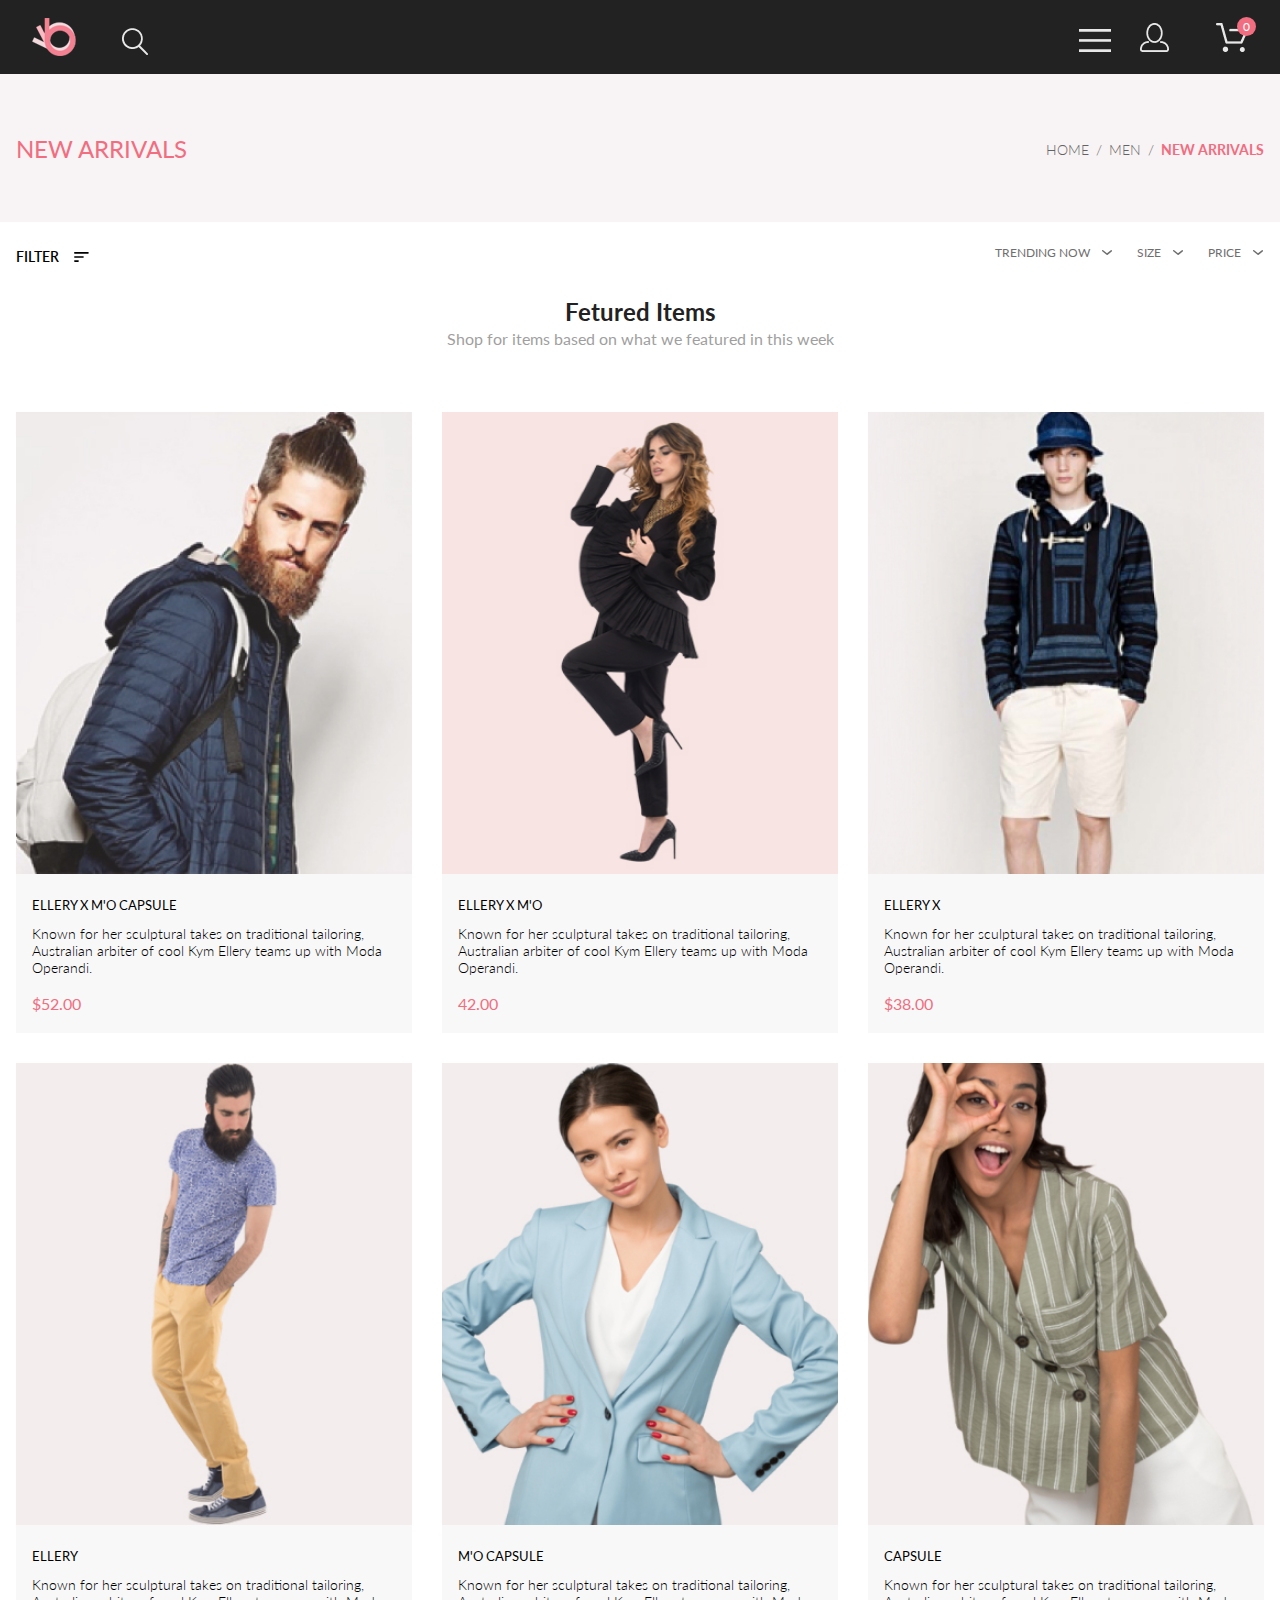
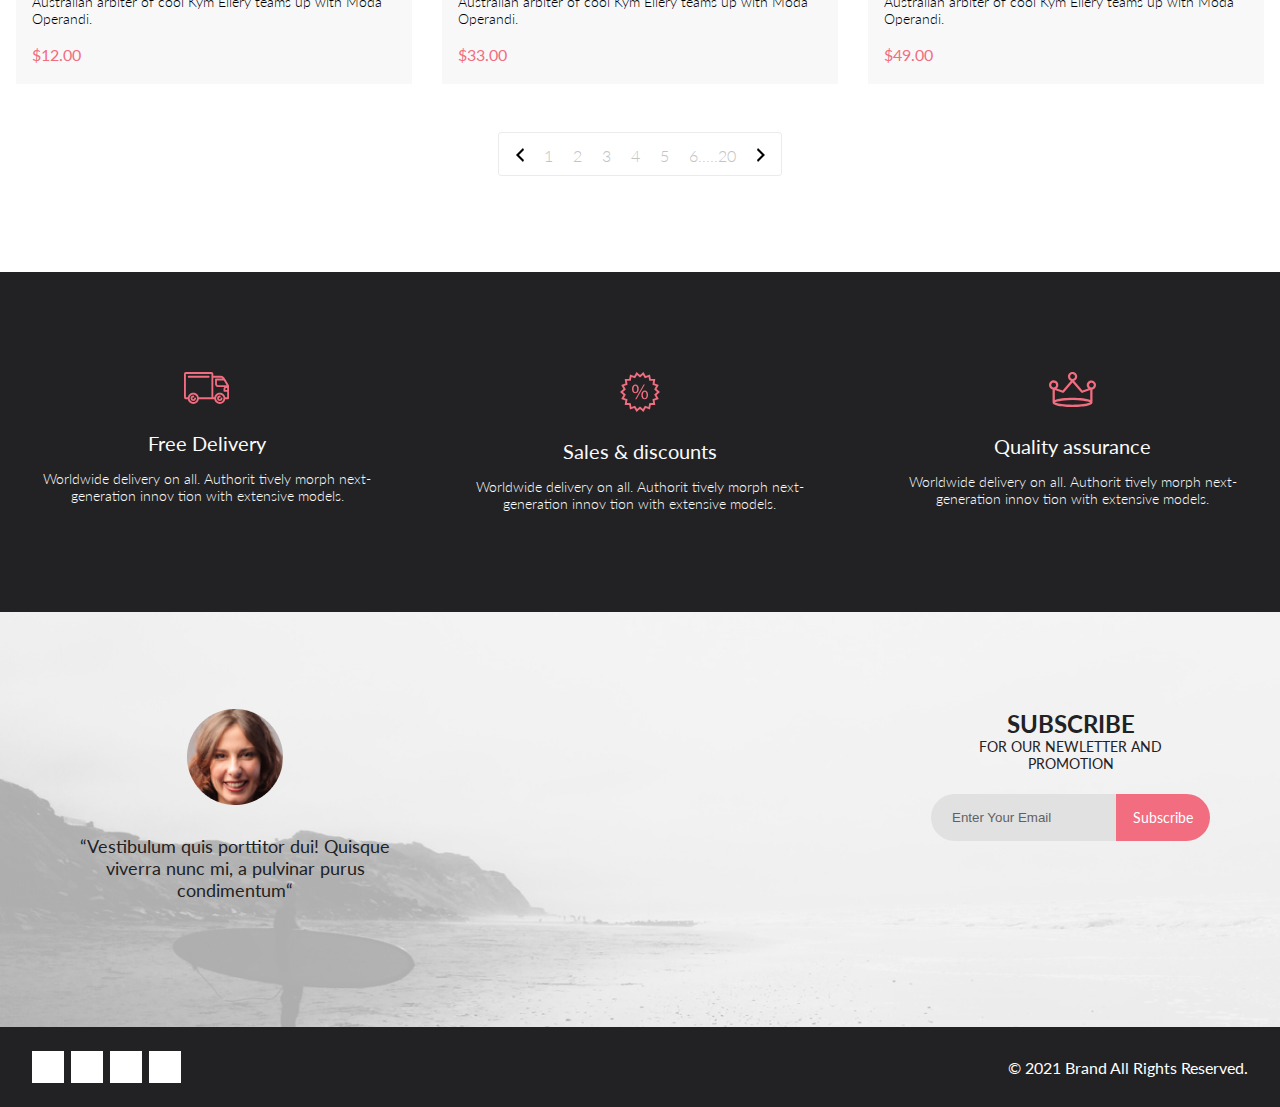
<file: index.html>
<!DOCTYPE html>
<html lang="en">

<head>
    <meta charset="UTF-8">
    <meta name="viewport" content="width=device-width, initial-scale=1.0">
    <title>Document</title>
    <link rel="stylesheet" href="https://cdnjs.cloudflare.com/ajax/libs/font-awesome/5.15.2/css/all.min.css" integrity="sha512-HK5fgLBL+xu6dm/Ii3z4xhlSUyZgTT9tuc/hSrtw6uzJOvgRr2a9jyxxT1ely+B+xFAmJKVSTbpM/CuL7qxO8w==" crossorigin="anonymous" />
    <link rel="stylesheet" href="style.css">
</head>

<body>
    <div class="header">
        <div class="container">
            <div class="leftHeader">
                <img src="images/logo.png" alt="">
                <img class="searchIcon" src="images/search.png" alt="">
            </div>

            <div class="rightHeader">
                <img src="images/bars.png" alt="">
                <img class="userIcon" src="images/user.png" alt="">

                <span class="cartIconWrap">
                    <img class="cartIcon" src="images/cart.png" alt="">
                    <span>0</span>
                </span>

                <div class="basket hidden">
                    <div class="basketRow basketHeader">
                        <div>Название товара</div>
                        <div>Количество</div>
                        <div>Цена за шт.</div>
                        <div>Итого</div>
                    </div>
                    <div class="basketRow basketItems">
                    </div>
                    <div class="basketTotal">
                        Товаров в корзине на сумму:
                        $<span class="basketTotalValue">0</span>
                    </div>
                </div>
            </div>
        </div>
    </div>

    <div class="newArrivals">
        <div class="container">
            <h1>NEW ARRIVALS</h1>
            <nav>
                <a href="#">HOME</a>
                <span>/</span>
                <a href="#">MEN</a>
                <span>/</span>
                <a href="#">NEW ARRIVALS</a>
            </nav>
        </div>
    </div>

    <div class="filters">
        <div class="container">
            <div class="filtersLeft">
                <span class="filterLabel">FILTER</span>
                <img class="filterIcon" src="images/filter.svg" alt="">
                <div class="filterPopup hidden">
                    <nav class="filterCategory">
                        <div class="filterCategoryHeader">CATEGORY</div>
                        <div class="hidden">
                            <a href="#">Accessories</a>
                            <a href="#">Bags</a>
                            <a href="#">Denim</a>
                            <a href="#">Hoodies & Sweatshirts</a>
                            <a href="#">Jackets & Coats</a>
                            <a href="#">Polos</a>
                            <a href="#">Shirts</a>
                            <a href="#">Shoes</a>
                            <a href="#">Sweaters & Knits</a>
                            <a href="#">T-Shirts</a>
                            <a href="#">Tanks</a>
                        </div>
                    </nav>
                    <nav class="filterCategory">
                        <div class="filterCategoryHeader">BRAND</div>
                        <div class="hidden">
                            <a href="#">Accessories</a>
                            <a href="#">Bags</a>
                            <a href="#">Denim</a>
                            <a href="#">Hoodies & Sweatshirts</a>
                            <a href="#">Jackets & Coats</a>
                            <a href="#">Polos</a>
                            <a href="#">Shirts</a>
                            <a href="#">Shoes</a>
                            <a href="#">Sweaters & Knits</a>
                            <a href="#">T-Shirts</a>
                            <a href="#">Tanks</a>
                        </div>
                    </nav>
                    <nav class="filterCategory">
                        <div class="filterCategoryHeader">DESIGNER</div>
                        <div class="hidden">
                            <a href="#">Accessories</a>
                            <a href="#">Bags</a>
                            <a href="#">Denim</a>
                            <a href="#">Hoodies & Sweatshirts</a>
                            <a href="#">Jackets & Coats</a>
                            <a href="#">Polos</a>
                            <a href="#">Shirts</a>
                            <a href="#">Shoes</a>
                            <a href="#">Sweaters & Knits</a>
                            <a href="#">T-Shirts</a>
                            <a href="#">Tanks</a>
                        </div>
                    </nav>
                </div>
            </div>
            <div class="filtersRight">
                <div class="filterTrending">
                    TRENDING NOW
                    <img src="images/filterArrow.svg" alt="">
                </div>
                <div class="filterSize">
                    <div class="filterSizeWrap">
                        SIZE
                        <img src="images/filterArrow.svg" alt="">
                    </div>
                    <div class="filterSizes hidden">
                        <div>
                            <input type="checkbox"> XS
                        </div>
                        <div>
                            <input type="checkbox"> S
                        </div>
                        <div>
                            <input type="checkbox"> M
                        </div>
                        <div>
                            <input type="checkbox"> L
                        </div>
                    </div>
                </div>
                <div class="filterPrice">
                    PRICE
                    <img src="images/filterArrow.svg" alt="">
                </div>
            </div>
        </div>
    </div>

    <div class="featured container">
        <h2 class="featuredHeader">Fetured Items</h2>
        <div class="featuredTitle">Shop for items based on what we featured in this week</div>

        <div class="featuredItems">
            <div class="featuredItem" data-id="1" data-name="ELLERY X M'O CAPSULE" data-price="52">
                <div class="featuredImgWrap">
                    <img src="images/featured/1.jpg" alt="">
                    <div class="featuredImgDark">
                        <button class="addToCart">
                            <img src="images/cart.svg" alt="">
                            Add to Cart
                        </button>
                    </div>
                </div>

                <div class="featuredData">
                    <div class="featuredName">
                        ELLERY X M'O CAPSULE
                    </div>
                    <div class="featuredText">
                        Known for her sculptural takes on traditional tailoring, Australian arbiter of cool Kym Ellery
                        teams
                        up with Moda Operandi.
                    </div>
                    <div class="featuredPrice">
                        $52.00
                    </div>
                </div>
            </div>

            <div class="featuredItem" data-id="2" data-name="ELLERY X M'O" data-price="42">
                <div class="featuredImgWrap">
                    <img src="images/featured/2.jpg" alt="">
                    <div class="featuredImgDark">
                        <button class="addToCart">
                            <img src="images/cart.svg" alt="">
                            Add to Cart
                        </button>
                    </div>
                </div>

                <div class="featuredData">
                    <div class="featuredName">
                        ELLERY X M'O
                    </div>
                    <div class="featuredText">
                        Known for her sculptural takes on traditional tailoring, Australian arbiter of cool Kym Ellery
                        teams
                        up with Moda Operandi.
                    </div>
                    <div class="featuredPrice">
                        42.00
                    </div>
                </div>
            </div>

            <div class="featuredItem" data-id="3" data-name="ELLERY X" data-price="38">
                <div class="featuredImgWrap">
                    <img src="images/featured/3.jpg" alt="">
                    <div class="featuredImgDark">
                        <button class="addToCart">
                            <img src="images/cart.svg" alt="">
                            Add to Cart
                        </button>
                    </div>
                </div>

                <div class="featuredData">
                    <div class="featuredName">
                        ELLERY X
                    </div>
                    <div class="featuredText">
                        Known for her sculptural takes on traditional tailoring, Australian arbiter of cool Kym Ellery
                        teams
                        up with Moda Operandi.
                    </div>
                    <div class="featuredPrice">
                        $38.00
                    </div>
                </div>
            </div>

            <div class="featuredItem" data-id="4" data-name="ELLERY" data-price="12">
                <div class="featuredImgWrap">
                    <img src="images/featured/4.jpg" alt="">
                    <div class="featuredImgDark">
                        <button class="addToCart">
                            <img src="images/cart.svg" alt="">
                            Add to Cart
                        </button>
                    </div>
                </div>

                <div class="featuredData" data-id="3" data-name="ELLERY X M'O CAPSULE" data-price="12">
                    <div class="featuredName">
                        ELLERY
                    </div>
                    <div class="featuredText">
                        Known for her sculptural takes on traditional tailoring, Australian arbiter of cool Kym Ellery
                        teams
                        up with Moda Operandi.
                    </div>
                    <div class="featuredPrice">
                        $12.00
                    </div>
                </div>
            </div>

            <div class="featuredItem" data-id="5" data-name="M'O CAPSULE" data-price="33">
                <div class="featuredImgWrap">
                    <img src="images/featured/5.jpg" alt="">
                    <div class="featuredImgDark">
                        <button class="addToCart">
                            <img src="images/cart.svg" alt="">
                            Add to Cart
                        </button>
                    </div>
                </div>

                <div class="featuredData">
                    <div class="featuredName">
                        M'O CAPSULE
                    </div>
                    <div class="featuredText">
                        Known for her sculptural takes on traditional tailoring, Australian arbiter of cool Kym Ellery
                        teams
                        up with Moda Operandi.
                    </div>
                    <div class="featuredPrice">
                        $33.00
                    </div>
                </div>
            </div>

            <div class="featuredItem" data-id="6" data-name="CAPSULE" data-price="49">
                <div class="featuredImgWrap">
                    <img src="images/featured/6.jpg" alt="">
                    <div class="featuredImgDark">
                        <button class="addToCart">
                            <img src="images/cart.svg" alt="">
                            Add to Cart
                        </button>
                    </div>
                </div>

                <div class="featuredData">
                    <div class="featuredName">
                        CAPSULE
                    </div>
                    <div class="featuredText">
                        Known for her sculptural takes on traditional tailoring, Australian arbiter of cool Kym Ellery
                        teams
                        up with Moda Operandi.
                    </div>
                    <div class="featuredPrice">
                        $49.00
                    </div>
                </div>
            </div>
        </div>

        <div class="pagination">
            <a href="#">
                <img src="images/chevronLeft.svg" alt="">
            </a>
            <a href="#">1</a>
            <a href="#">2</a>
            <a href="#">3</a>
            <a href="#">4</a>
            <a href="#">5</a>
            <a href="#">6.....20</a>
            <a href="#">
                <img src="images/chevronRight.svg" alt="">
            </a>
        </div>
    </div>

    <div class="services">
        <div class="container">

            <div class="serivceUnit">
                <img src="images/services/delivery.svg" alt="">
                <div class="servicesTitle">
                    Free Delivery
                </div>
                <div class="servicesText">
                    Worldwide delivery on all. Authorit tively morph next-generation innov tion with extensive models.
                </div>
            </div>

            <div class="serivceUnit">
                <img src="images/services/discount.svg" alt="">
                <div class="servicesTitle">
                    Sales & discounts
                </div>
                <div class="servicesText">
                    Worldwide delivery on all. Authorit tively morph next-generation innov tion with extensive models.
                </div>
            </div>

            <div class="serivceUnit">
                <img src="images/services/assurance.svg" alt="">
                <div class="servicesTitle">
                    Quality assurance
                </div>
                <div class="servicesText">
                    Worldwide delivery on all. Authorit tively morph next-generation innov tion with extensive models.
                </div>
            </div>
        </div>
    </div>

    <div class="subscribe">
        <div class="container">

            <div class="subscribeLeft">
                <img src="images/subscribeUser.png" alt="">
                <div class="subscribeUserText">
                    “Vestibulum quis porttitor dui! Quisque viverra nunc mi, a pulvinar purus condimentum“
                </div>
            </div>

            <div class="subscribeRight">
                <div class="subscribeTitle">
                    SUBSCRIBE
                </div>
                <div class="subscribeText">
                    FOR OUR NEWLETTER AND PROMOTION
                </div>
                <form action="" class="subscribeForm">
                    <input type="text" placeholder="Enter Your Email">
                    <button>Subscribe</button>
                </form>
            </div>

        </div>
    </div>

    <div class="footer">
        <div class="container">
            <div class="footerLeft">
                <a href="#">
                    <i class="fab fa-facebook-f"></i>
                </a>
                <a href="#">
                    <i class="fab fa-instagram"></i>
                </a>
                <a href="#">
                    <i class="fab fa-pinterest-p"></i>
                </a>
                <a href="#">
                    <i class="fab fa-twitter"></i>
                </a>
            </div>
            <div class="footerRight">
                &copy; 2021  Brand  All Rights Reserved.
            </div>
        </div>
    </div>

    <script src="app.js"></script>
    <script src="basket.js"></script>
</body>

</html>
</file>
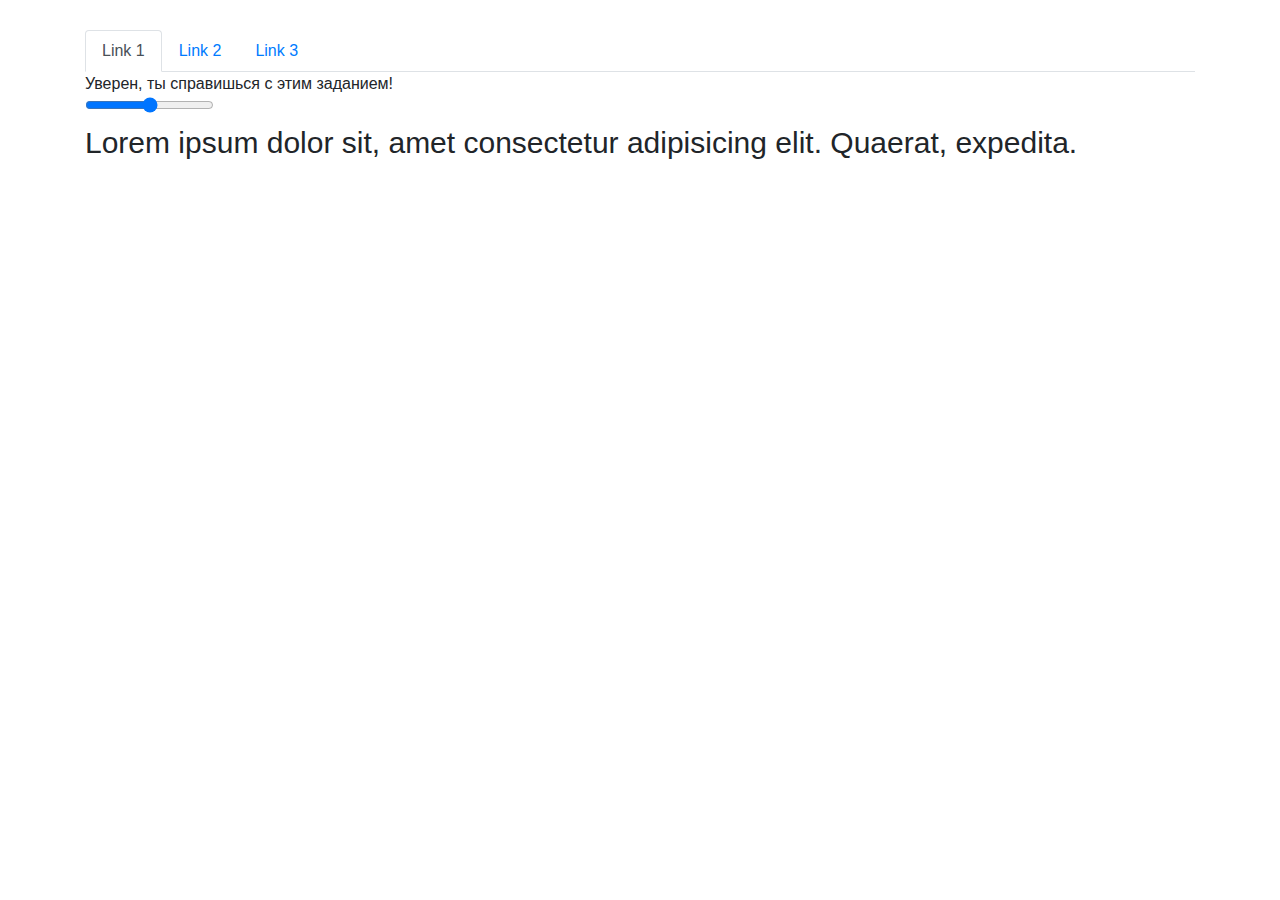
<file: 1.html>
<!DOCTYPE html>
<html lang="en">
<head>
  <meta charset="UTF-8">
  <title>Homework</title>
  <link rel="stylesheet" href="https://stackpath.bootstrapcdn.com/bootstrap/4.5.2/css/bootstrap.min.css"
        integrity="sha384-JcKb8q3iqJ61gNV9KGb8thSsNjpSL0n8PARn9HuZOnIxN0hoP+VmmDGMN5t9UJ0Z" crossorigin="anonymous">
  <style>
    .nav {
      margin-top: 30px;
    }
    #inputDiv {
      font-size: 30px;
    }
  </style>
</head>
<body>
<!--
Обязательное задание.

Выполнить все задачи в теге script. Комментарии, в которых написаны задачи, не
стирать, код с решением задачи пишем под комментарием.
-->
<div class="container">
  <ul class="nav nav-tabs">
    <li class="nav-item" data-text="T1">
      <a class="nav-link active" href="#">Link 1</a>
    </li>
    <li class="nav-item" data-text="X6">
      <a class="nav-link" href="#">Link 2</a>
    </li>
    <li class="nav-item" data-text="H99">
      <a class="nav-link" href="#">Link 3</a>
    </li>
  </ul>

  <div class="text">Уверен, ты справишься с этим заданием!</div>

  <input type="range" min="20" max="100">
  <div id="inputDiv">
    Lorem ipsum dolor sit, amet consectetur adipisicing elit. Quaerat, expedita.
  </div>
</div>

<script>
  "use strict";

  /*
  1. Необходимо сделать так, чтобы при клике на элемент с классом "nav-link",
  данному элементу ставился класс "active", при этом у всхе других элементов с
  классом nav-link данных элемент отсутствовал, необходимо использовать
  делегирование события.
  Также необходимо чтобы в div с классом text ставился нужный текст, который
  прописан в объекте panelText (вам необходимо определить самостоятельно, что
  общего между данной в html версткой и объектом ниже).
  */
  const panelText = {
    T1: "Уверен, ты справишься с этим заданием!",
    X6: "Знаю, программирование это нелегко.",
    H99: "Однако, программирование, в итоге, принесет свои плоды.",
  };

  const tabEls = document.querySelector('.nav-tabs');
  tabEls.addEventListener('click', ({target}) => {

    // Сразу же отсекаем клик по ненужному элементу
    if (!target.classList.contains('nav-link')) {
      return; 
    }

    // Убираем active у тэга, который его содержит (он всегда будет один)
    tabEls.querySelector('.nav-link.active').classList.remove('active');

    // добавляем по элементу, по которому кликнули класс active
    target.classList.add('active'); 

    // Меняем текст в элементе text
    document
      .querySelector('.text')
      .textContent = panelText[target.parentElement.dataset.text];

  });

  /*
  2. Необходимо сделать так, чтобы при изменении input'а менялся и размер шрифта
  у элемента с id="inputDiv". Перемещение ползунка должно плавно увеличивать
  шрифт у текста, никакого резкого увеличения шрифта не должно быть при
  перетаскивании ползунка.
   */
  document
    .querySelector('[type=range]')
    .addEventListener('change', ({target}) => {
      document.getElementById('inputDiv').style.fontSize = `${target.value}px`;
    })
    
</script>
</body>
</html>
</file>
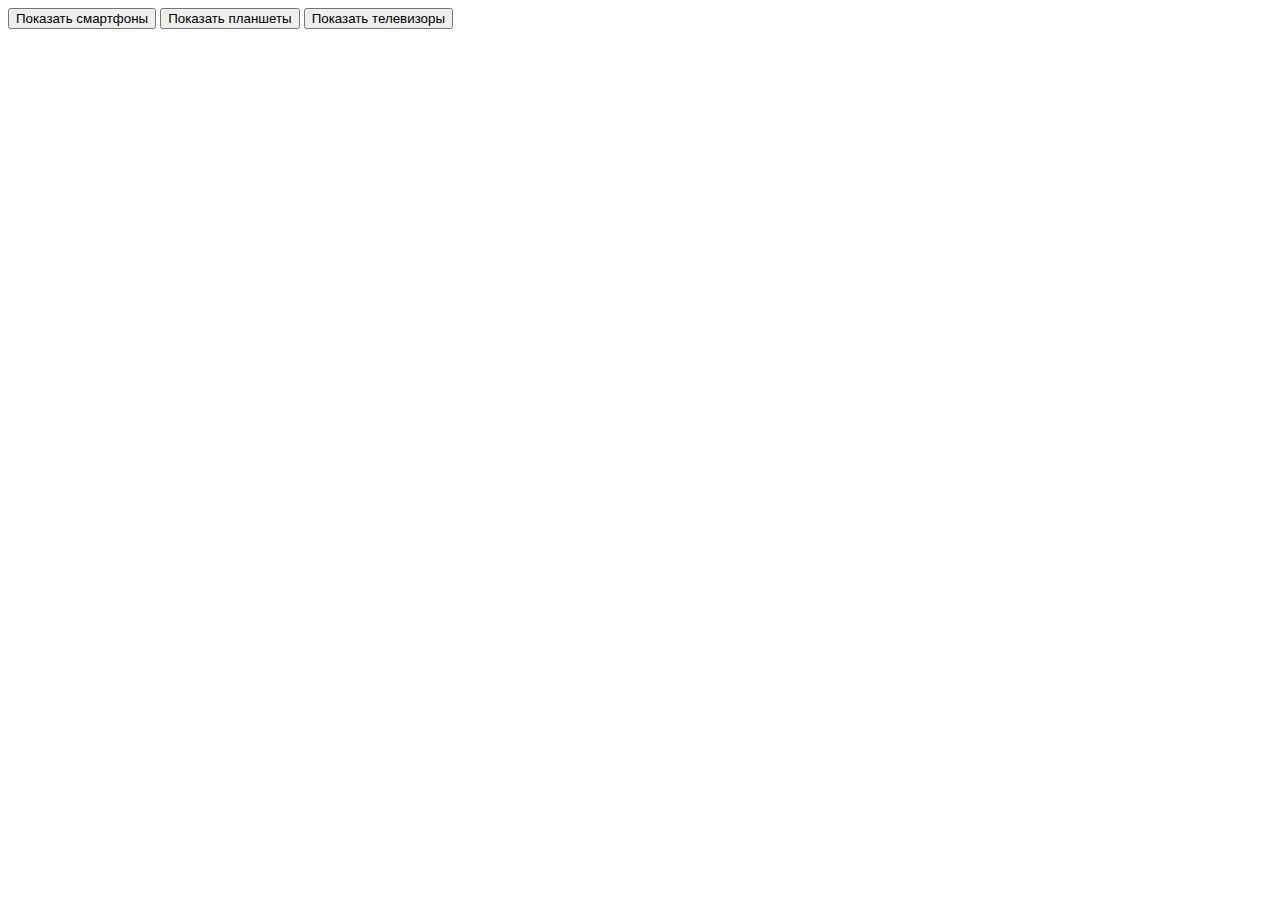
<file: 2.html>
<!DOCTYPE html>
<html lang="en">
<head>
  <meta charset="UTF-8">
  <meta name="viewport" content="width=device-width, initial-scale=1.0">
  <title>Document</title>
  <style>
    .products {
      overflow: hidden;
      margin-top: 40px;
    }

    .product {
      float: left;
      margin-right: 20px;
    }
  </style>
</head>
<body>
<header>
  <button class="menuButton" data-type="phones">Показать смартфоны</button>
  <button class="menuButton" data-type="tablets">Показать планшеты</button>
  <button class="menuButton" data-type="tv">Показать телевизоры</button>
</header>

<div class="products"></div>

<script>
  /*
  1. Программист Паша уволился с работы и не закончил задачу.
  Задача состояла в том, чтобы при клике на какую-либо кнопку в теге header
  выводить продукты в div с классом products.
  Продукты, которые надо вывести, валидны и прописаны в объекте products.
  Однако, Паша явно сделал много ошибок в других кусках кода, вам необходимо
  исправить все ошибки и внимательно проверить чтоб код работал правильно и
  ничего лишнего не выводилось в div с классом products.
  */

  class Product {
    constructor(id, name, price, imageUrl) {
      this.id = id;
      this.name = name;
      this.price = price;
      this.imageUrl = imageUrl;
    }

    /**
     * @returns {string} html-разметка для товара
     */
    getProductMarkup() {
      return `
        <div class="product">
            <div>${this.name}</div>
            <img src="${this.imageUrl}" alt="">
            <div>Цена: <span>${this.price}</span> р.</div>
            <a href="https://example.com/producs/${this.id}">Подробнее</a>
        </div>
      `;
    }
  }

  const products = {
    phones: [
      new Product(1, "Смартфон 1", "2533", "https://picsum.photos/seed/1/200"),
      new Product(2, "Смартфон 2", "3123", "https://picsum.photos/seed/2/200"),
      new Product(3, "Смартфон 3", "6123", "https://picsum.photos/seed/3/200"),
    ],
    tablets: [
      new Product(4, "Плашнет 1", "5239", "https://picsum.photos/seed/4/200"),
      new Product(5, "Плашнет 2", "6483", "https://picsum.photos/seed/5/200"),
    ],
    tv: [
      new Product(6, "Телевизор 1", "4314", "https://picsum.photos/seed/6/200"),
      new Product(7, "Телевизор 2", "5412", "https://picsum.photos/seed/7/200"),
      new Product(8, "Телевизор 3", "3577", "https://picsum.photos/seed/8/200"),
      new Product(9, "Телевизор 4", "8714", "https://picsum.photos/seed/9/200"),
    ],
  };

  const productsEl = document.querySelector('.products');
  document.querySelector('header').addEventListener('click', event => {
    if (!event.target.classList.contains('menuButton')) {
      return;
    }
    productsEl.innerHTML = products[event.target.dataset.type]
      .map(product => product.getProductMarkup()).join('');
  });

  /* 
    Что было не так с кодом:
    1. В методе класса Product забыли проставить this.
    2. В строке 80, где document.querySelector('.products'), нужно поставить 
    точку - потому, что ищем класс.
    3. Везде, где используется элемент, по которому кликнули, выбрано неверное
    свойство из объекта event: нужен просто target.
    4. Результат функции map (она возвращает массив), лучше объеденить в одну 
    строку с помощью join, чтобы не было запятых после товаров. Да и к тому же,
    в innerHTML нужно записывать строку, а не массив.
    
  */

</script>
</body>
</html>
</file>
<file: style.css>
@import url("https://fonts.googleapis.com/css2?family=Lato:wght@300;400;700;900&display=swap");
body {
    margin: 0;
    font-family: Lato, sans-serif;
}

.header {
    background: #222222;
    height: 74px;
    padding: 18px 16px;
    box-sizing: border-box;
}

.header .container {
    display: flex;
    justify-content: space-between;
    align-items: center;
}

@media (min-width: 1600px) {
    .container {
        margin: 0 auto;
        width: 1140px;
    }
}

@media (min-width: 768px) {
    .header {
        padding-left: 32px;
        padding-right: 32px;
    }
}

.header i {
    color: #e8e8e8;
}

.userIcon,
.cartIcon {
    display: none;
}

@media (min-width: 768px) {
    .userIcon,
    .cartIcon {
        display: inline;
    }
}

.userIcon {
    margin-left: 25px;
    margin-right: 42px;
}

.searchIcon {
    margin-left: 41px;
}

.cartIconWrap {
    position: relative;
}

.cartIconWrap span {
    display: inline-block;
    width: 19px;
    height: 19px;
    color: white;
    background: #f16d7f;
    border-radius: 50%;
    position: absolute;
    text-align: center;
    right: -8px;
    top: -19px;
    font-size: 12px;
    line-height: 19px;
}

.newArrivals {
    background: #f8f3f4;
    min-height: 148px;
}

.newArrivals h1 {
    margin: 24px 0 32px;
    font-weight: normal;
    font-size: 24px;
    line-height: 29px;
    color: #f16d7f;
}

@media (min-width: 768px) {
    .newArrivals h1 {
        margin: 0;
    }
}

.newArrivals .container {
    display: flex;
    flex-direction: column;
    align-items: center;
    min-height: inherit;
}

@media (min-width: 768px) {
    .newArrivals .container {
        flex-direction: row;
        justify-content: space-between;
    }
}

@media (min-width: 768px) and (max-width: 1599px) {
    .newArrivals .container {
        padding: 0 16px;
    }
}

.newArrivals nav a,
.newArrivals nav span {
    font-weight: 300;
    font-size: 14px;
    line-height: 17px;
    color: #636363;
}

.newArrivals nav a {
    text-decoration: none;
}

.newArrivals nav span {
    margin: 0 3px;
}

.newArrivals nav a:last-of-type {
    font-weight: bold;
    font-size: 14px;
    line-height: 17px;
    color: #f16d7f;
}

.filters {
    margin-top: 24px;
    margin-bottom: 32px;
}

@media (min-width: 1600px) {
    .filters {
        margin-top: 51px;
        margin-bottom: 64px;
    }
}

.filters .container {
    display: flex;
    justify-content: space-between;
    padding-left: 8px;
    padding-right: 8px;
}

@media (min-width: 768px) {
    .filters .container {
        padding-left: 16px;
        padding-right: 16px;
    }
}

@media (min-width: 1600px) {
    .filters .container {
        padding-left: 0;
        padding-right: 0;
        justify-content: flex-start;
    }
}

.filtersRight {
    display: flex;
    font-size: 12px;
    line-height: 14px;
    color: #6f6e6e;
}

@media (min-width: 1600px) {
    .filtersRight {
        font-size: 14px;
        line-height: 17px;
        margin-left: 320px;
    }
}

.filtersRight img {
    position: relative;
    bottom: 1px;
    margin-left: 9px;
}

.filtersRight > div:not(:last-child) {
    margin-right: 15px;
}

@media (min-width: 375px) {
    .filtersRight > div:not(:last-child) {
        margin-right: 24px;
    }
}

.filtersLeft .filterLabel {
    display: none;
    position: relative;
    z-index: 2;
    cursor: pointer;
}

.filterLabelPink {
    color: #ef5b70 !important;
    left: 16px;
    top: 13px;
}

.filterIconPink {
    left: 16px;
    top: 13px;
}

@media (min-width: 768px) {
    .filtersLeft .filterLabel {
        display: inline;
        font-weight: 600;
        font-size: 14px;
        line-height: 17px;
        color: #000000;
    }
}

.filtersLeft .filterIcon {
    width: 37px;
    height: 25px;
    position: relative;
    z-index: 2;
}

@media (min-width: 768px) {
    .filtersLeft .filterIcon {
        width: 15px;
        height: 10px;
        margin-left: 11px;
    }
}

.filtersLeft {
    position: relative;
}

.hidden {
    display: none;
}

.filterPopup {
    position: absolute;
    left: 0;
    top: 0;
    width: 360px;
    background: #ffffff;
    box-shadow: 6px 4px 35px rgba(0, 0, 0, 0.21);
    padding: 46px 16px 16px 16px;
    z-index: 1;
    overflow-y: auto;
}

.filterCategoryHeader {
    font-size: 14px;
    line-height: 37px;
    color: #ef5b70;
    padding-left: 11px;
    min-height: 37px;
    border-bottom: 1px solid #ebebeb;
    margin-bottom: 24px;
    position: relative;
    cursor: pointer;
}

.filterCategoryHeader:before {
    content: "";
    width: 5px;
    min-height: inherit;
    background: #ef5b70;
    position: absolute;
    left: 0;
    top: 1px;
}

.filterCategory:not(:last-child) {
    margin-bottom: 24px;
}

.filterCategory a {
    display: block;
    text-decoration: none;
    padding-left: 34px;
    padding-right: 16px;
    font-size: 14px;
    line-height: 17px;
    color: #6f6e6e;
}

.filterCategory a:not(:last-child) {
    margin-bottom: 11px;
}

.filterSizeWrap {
    cursor: pointer;
}

.filterSize {
    position: relative;
}

.filterSizes {
    position: absolute;
    left: 0;
    top: 25px;
    width: 79px;
    height: 103px;
    background: #ffffff;
    box-shadow: 6px 4px 35px rgba(0, 0, 0, 0.21);
    padding: 7px 9px;
    box-sizing: border-box;
    font-size: 14px;
    color: #6f6e6e;
}

.filterSizes > div:not(:last-child) {
    margin-bottom: 4px;
}

.featured {
    padding-left: 8px;
    padding-right: 8px;
    margin-bottom: 96px;
}

@media (min-width: 768px) {
    .featured {
        padding-left: 16px;
        padding-right: 16px;
    }
}

@media (min-width: 1600px) {
    .featured {
        padding-left: 0;
        padding-right: 0;
    }
}

.featured h2 {
    margin-top: 0;
    margin-bottom: 3px;
    text-align: center;
    color: #222222;
}

.featuredTitle {
    text-align: center;
    color: #9f9f9f;
    margin-bottom: 64px;
}

.featuredItems {
    display: grid;
    grid-template-columns: 1fr;
    row-gap: 16px;
}

@media (min-width: 640px) {
    .featuredItems {
        grid-template-columns: 1fr 1fr;
        row-gap: 18px;
        column-gap: 16px;
    }
}

@media (min-width: 1000px) {
    .featuredItems {
        grid-template-columns: repeat(3, 1fr);
        gap: 30px;
    }
}

.featuredItem {
    background: #f8f8f8;
}

.featuredItem img {
    width: 100%;
    display: block;
}

.featuredImgWrap {
    position: relative;
}

.featuredItem:hover .featuredImgDark {
    display: flex;
}

.featuredImgDark {
    position: absolute;
    width: 100%;
    height: 100%;
    left: 0;
    top: 0;
    background: rgba(58, 56, 56, 0.86);
    display: none;
    justify-content: center;
    align-items: center;
}

.featuredImgDark button {
    background: none;
    border: 1px solid white;
    color: white;
    display: flex;
    align-items: center;
    padding: 10px 14px;
    font-size: 14px;
    font-family: inherit;
}

.featuredImgDark button img {
    width: 26px;
    height: 24px;
    margin-right: 11px;
}

.featuredData {
    padding: 23px 16px 20px;
}

.featuredName {
    font-size: 13px;
    line-height: 16px;
    color: #000000;
}

.featuredText {
    font-weight: 300;
    font-size: 14px;
    line-height: 17px;
    margin-top: 12px;
    margin-bottom: 18px;
}

.featuredPrice {
    font-size: 16px;
    line-height: 19px;
    color: #f16d7f;
}

.pagination {
    width: 284px;
    height: 44px;
    margin: 0 auto;
    border: 1px solid #ebebeb;
    margin-top: 48px;
    padding: 13px 16px;
    box-sizing: border-box;
    display: flex;
    justify-content: space-between;
    border-radius: 3px;
}

.pagination a {
    text-decoration: none;
    font-weight: 300;
    font-size: 16px;
    color: #c4c4c4;
}

.pagination a:hover {
    color: #ef5b70;
}

.services {
    background: #222224;
    padding-top: 48px;
    padding-bottom: 81px;
    padding-left: 14px;
    padding-right: 14px;
}

@media (min-width: 1200px) {
    .services {
        padding-top: 100px;
        padding-bottom: 100px;
    }
}

.services .container {
    display: grid;
    gap: 46px;
}

@media (min-width: 1200px) {
    .services .container {
        display: grid;
        grid-template-columns: repeat(3, 1fr);
        gap: 46px;
    }
}

.serivceUnit {
    text-align: center;
    display: flex;
    flex-direction: column;
    align-items: center;
}

.servicesTitle,
.servicesText {
    color: #fbfbfb;
}

.servicesTitle {
    font-size: 19.96px;
    line-height: 24px;
    margin-top: 27px;
    margin-bottom: 15px;
}

.servicesText {
    font-weight: 300;
    font-size: 13.972px;
    line-height: 17px;
    max-width: 340px;
}

.subscribe {
    background: url(images/subscribe.jpg) no-repeat;
    background-size: cover;
    padding-top: 64px;
    padding-bottom: 109px;
    padding-left: 20px;
    padding-right: 20px;
}

@media (min-width: 1200px) {
    .subscribe {
        padding-top: 97px;
        padding-bottom: 126px;
    }

    .subscribe .container {
        margin: 0 auto;
        width: 1140px;
        display: flex;
        justify-content: space-between;
    }
}

.subscribeLeft {
    display: flex;
    flex-direction: column;
    align-items: center;
}

.subscribeUserText {
    margin-top: 30px;
    text-align: center;
    font-size: 18px;
    line-height: 22px;
    color: #222224;
    max-width: 330px;
}

.subscribeRight {
    display: flex;
    flex-direction: column;
    align-items: center;
    margin-top: 65px;
}

@media (min-width: 1200px) {
    .subscribeRight {
        margin-top: initial;
    }
}

.subscribeTitle {
    font-weight: 700;
    font-size: 24px;
    color: #222224;
}

.subscribeTitle,
.subscribeText {
    max-width: 271px;
    text-align: center;
}

.subscribeText {
    font-size: 14px;
    color: #222224;
    margin-bottom: 22px;
}

.subscribeForm {
    height: 47px;
}

.subscribeForm input {
    height: inherit;
    background: #e1e1e1;
    border: none;
    padding: 6px 21px;
    box-sizing: border-box;
    border-top-left-radius: 28px;
    border-bottom-left-radius: 28px;
    float: left;
    width: 185px;
}

.subscribeForm input::-webkit-input-placeholder {
    color: #222224;
    font-family: inherit;
    opacity: 0.67;
}
.subscribeForm input::-moz-placeholder {
    color: #222224;
    font-family: inherit;
    opacity: 0.67;
}
.subscribeForm input:-ms-input-placeholder {
    color: #222224;
    font-family: inherit;
    opacity: 0.67;
}
.subscribeForm input:-moz-placeholder {
    color: #222224;
    font-family: inherit;
    opacity: 0.67;
}

.subscribeForm button {
    height: inherit;
    border: none;
    color: white;
    font-family: inherit;
    font-size: 14px;
    line-height: 17px;
    background: #f16d7f;
    border-top-right-radius: 28px;
    border-bottom-right-radius: 28px;
    padding: 0 17px;
}

.footer {
    background: #222224;
    padding: 43px 20px 10px;
}

@media (min-width: 768px) {
    .footer {
        padding: 24px 32px;
    }
}

.footer .container {
    display: flex;
    flex-direction: column;
    align-items: center;
}

@media (min-width: 768px) {
    .footer .container {
        flex-direction: row;
        justify-content: space-between;
    }
}

.footerLeft {
    display: flex;
}

.footer a {
    color: black;
    background: white;
    width: 32px;
    height: 32px;
    display: flex;
    justify-content: center;
    align-items: center;
    text-decoration: none;
}

.footer a:hover {
    background: #f16d7f;
    color: white;
}

.footer a:not(:last-child) {
    margin-right: 7px;
}

.footerRight {
    color: white;
}

@media (max-width: 767px) {
    .footerRight {
        margin-top: 40px;
    }
}

.rightHeader {
    position: relative;
}

.basket {
    position: absolute;
    z-index: 3;
    right: 0;
    top: 37px;
    background: white;
    padding: 10px;
    border: 1px solid #ebebeb;
    border-radius: 4px;
    font-size: 14px;
}

@media (min-width: 340px) {
    .basket {
        font-size: 16px;
    }
}
@media (min-width: 552px) {
    .basket {
        width: 500px;
    }
}

.basketRow {
    display: grid;
    grid-template-columns: repeat(4, 1fr);
    gap: 10px;
    margin-bottom: 10px;
    border-bottom: 1px solid #ebebeb;
    padding-bottom: 10px;
}

.basketHeader {
    font-weight: bold;
}

.basketTotal {
    font-weight: bold;
    text-align: right;
}
</file>
